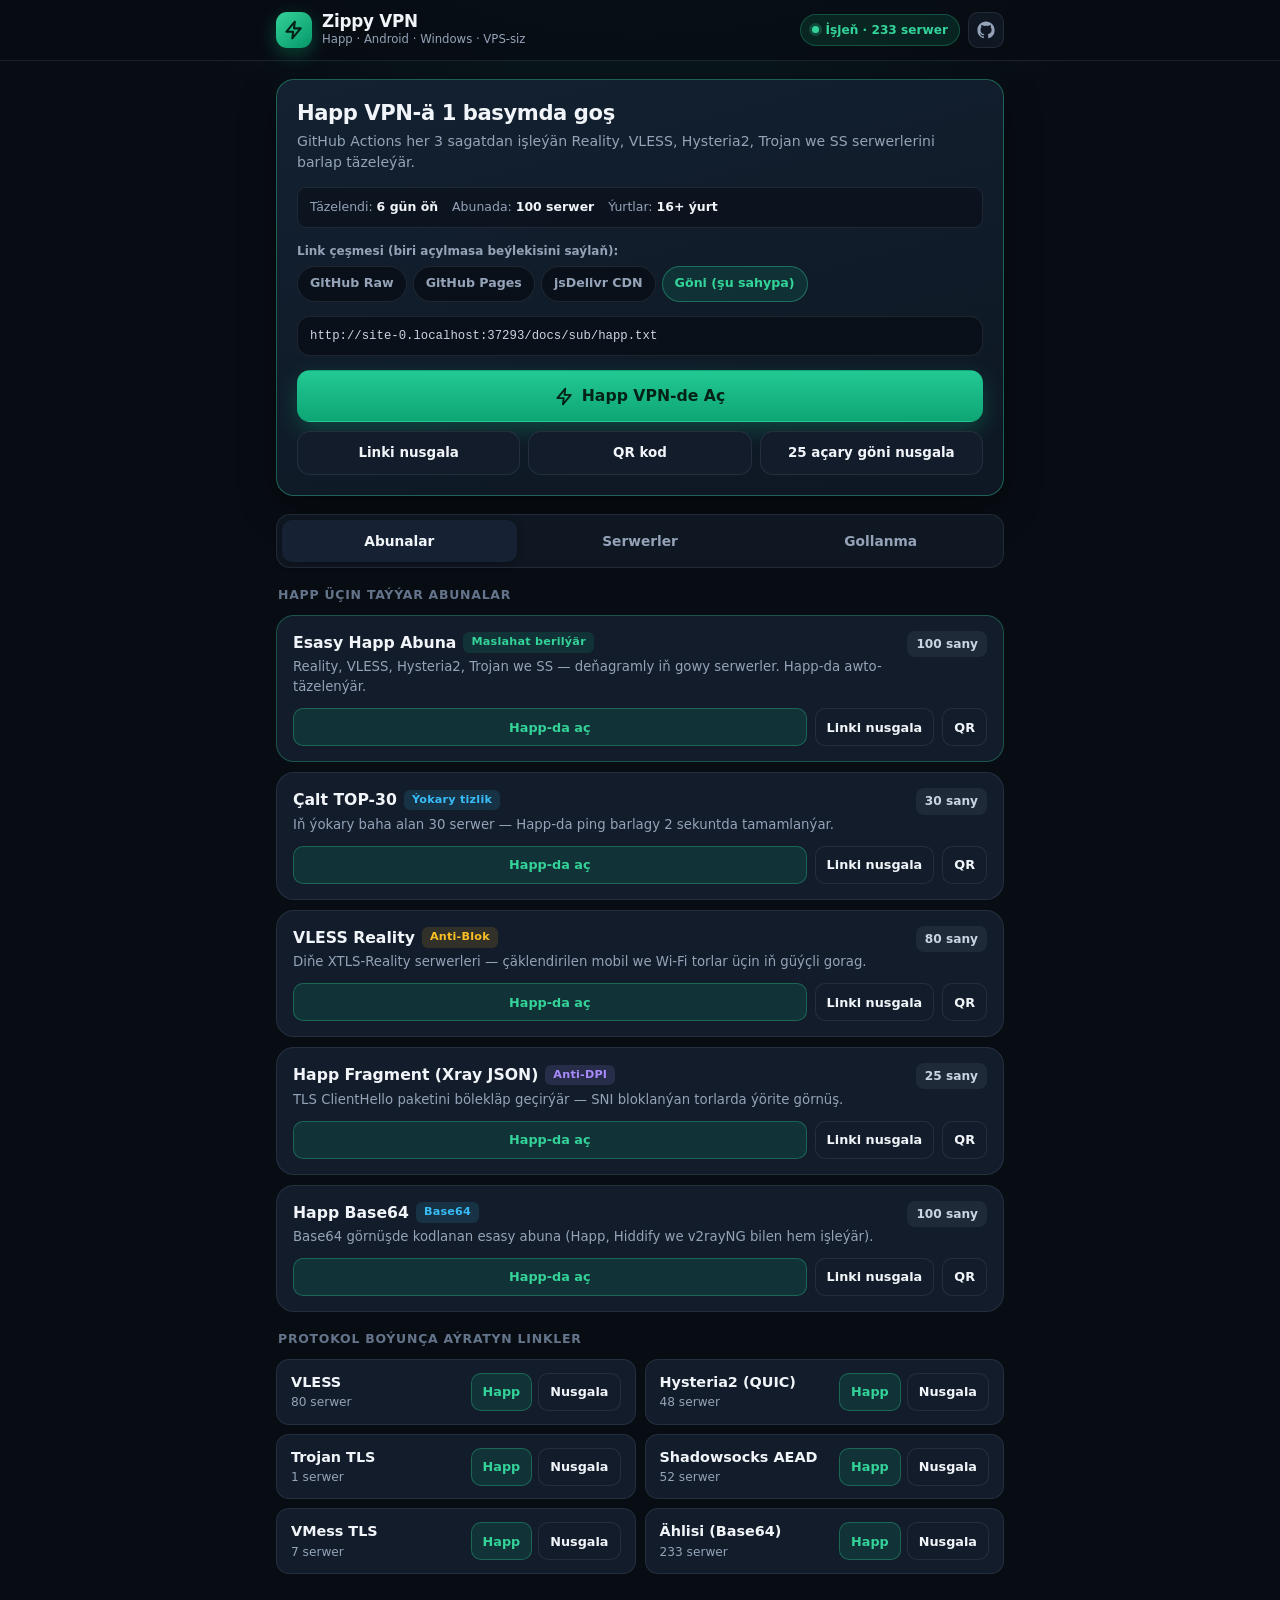
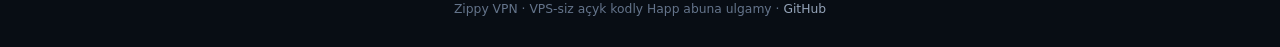
<file: docs/index.html>
<!doctype html>
<html lang="tk">
<head>
  <meta charset="utf-8">
  <meta name="viewport" content="width=device-width, initial-scale=1, viewport-fit=cover">
  <meta name="theme-color" content="#080d14">
  <meta name="description" content="Zippy VPN — VPS-siz GitHub arkaly awtomatiki täzelenýän Happ VPN abunasy (Android we Windows üçin).">
  <title>Zippy VPN — Happ (Android · Windows)</title>
  <link rel="stylesheet" href="./style.css">
</head>
<body>
  <header class="topbar">
    <div class="shell topbar-inner">
      <div class="brand">
        <div class="brand-mark" aria-hidden="true">
          <svg width="20" height="20" viewBox="0 0 24 24" fill="none" stroke="currentColor" stroke-width="2.5" stroke-linecap="round" stroke-linejoin="round">
            <path d="M13 2L3 14h8l-1 8 10-12h-8l1-8z"/>
          </svg>
        </div>
        <div>
          <div class="brand-title">Zippy VPN</div>
          <div class="brand-sub">Happ · Android · Windows · VPS-siz</div>
        </div>
      </div>
      <div class="topbar-right">
        <span class="status-pill" id="statusPill">
          <span class="status-dot"></span>
          <span id="statusText">Ýüklenýär...</span>
        </span>
        <a class="icon-link" id="repoLink" href="https://github.com/redmirobot01-byte/Zippy" target="_blank" rel="noopener noreferrer" aria-label="GitHub repozitoriýasy" title="GitHub">
          <svg width="18" height="18" viewBox="0 0 24 24" fill="currentColor" aria-hidden="true">
            <path d="M12 .5C5.65.5.5 5.65.5 12a11.5 11.5 0 007.86 10.92c.58.1.79-.25.79-.56v-2c-3.2.7-3.87-1.38-3.87-1.38-.52-1.33-1.28-1.68-1.28-1.68-1.05-.72.08-.7.08-.7 1.16.08 1.77 1.2 1.77 1.2 1.03 1.76 2.7 1.25 3.36.96.1-.75.4-1.25.73-1.54-2.55-.29-5.24-1.28-5.24-5.68 0-1.26.45-2.28 1.19-3.09-.12-.29-.52-1.46.11-3.05 0 0 .97-.31 3.18 1.18a11.1 11.1 0 015.8 0c2.2-1.49 3.17-1.18 3.17-1.18.63 1.59.23 2.76.12 3.05.74.81 1.18 1.83 1.18 3.09 0 4.41-2.69 5.38-5.25 5.67.41.36.78 1.06.78 2.14v3.17c0 .31.21.67.8.56A11.5 11.5 0 0023.5 12C23.5 5.65 18.35.5 12 .5z"/>
          </svg>
        </a>
      </div>
    </div>
  </header>

  <main class="shell">
    <!-- Primary Happ Import Card -->
    <section class="hero" aria-labelledby="heroTitle">
      <div class="hero-head">
        <div>
          <h1 id="heroTitle">Happ VPN-ä 1 basymda goş</h1>
          <p class="hero-desc">GitHub Actions her 3 sagatdan işleýän Reality, VLESS, Hysteria2, Trojan we SS serwerlerini barlap täzeleýär.</p>
        </div>
      </div>

      <div class="meta-strip" id="metaStrip">
        <span>Täzelendi: <strong id="updatedAt">—</strong></span>
        <span>Abunada: <strong id="mainCount">—</strong></span>
        <span>Ýurtlar: <strong id="countryCount">—</strong></span>
      </div>

      <div class="mirror-bar">
        <span class="mirror-label">Link çeşmesi (biri açylmasa beýlekisini saýlaň):</span>
        <div class="mirror-pills" id="mirrorPills" role="radiogroup" aria-label="Link çeşmesi"></div>
      </div>

      <div class="url-box">
        <code class="url-text" id="primaryUrl">https://raw.githubusercontent.com/redmirobot01-byte/Zippy/main/sub/happ.txt</code>
      </div>

      <a class="btn btn-primary" id="openHappPrimary" href="happ://add/https://raw.githubusercontent.com/redmirobot01-byte/Zippy/main/sub/happ.txt">
        <svg width="19" height="19" viewBox="0 0 24 24" fill="none" stroke="currentColor" stroke-width="2.4" stroke-linecap="round" stroke-linejoin="round" aria-hidden="true">
          <path d="M13 2L3 14h8l-1 8 10-12h-8l1-8z"/>
        </svg>
        <span>Happ VPN-de Aç</span>
      </a>

      <div class="hero-actions-sub">
        <button type="button" class="btn btn-secondary" id="copyPrimaryBtn">Linki nusgala</button>
        <button type="button" class="btn btn-secondary" id="qrPrimaryBtn">QR kod</button>
        <button type="button" class="btn btn-secondary span-mobile" id="copyKeysBtn">25 açary göni nusgala</button>
      </div>
    </section>

    <!-- Navigation Tabs -->
    <nav class="tabs" role="tablist" aria-label="Bölümler">
      <button type="button" class="tab-btn active" role="tab" aria-selected="true" aria-controls="panel-subs" data-tab="subs">Abunalar</button>
      <button type="button" class="tab-btn" role="tab" aria-selected="false" aria-controls="panel-servers" data-tab="servers">Serwerler</button>
      <button type="button" class="tab-btn" role="tab" aria-selected="false" aria-controls="panel-guide" data-tab="guide">Gollanma</button>
    </nav>

    <!-- TAB 1: Subscriptions -->
    <section class="tab-panel active" id="panel-subs" role="tabpanel">
      <div class="section-label">Happ üçin taýýar abunalar</div>
      <div class="sub-list" id="mainSubsList"></div>

      <div class="section-label">Protokol boýunça aýratyn linkler</div>
      <div class="proto-grid" id="protoGrid"></div>
    </section>

    <!-- TAB 2: Individual Servers -->
    <section class="tab-panel" id="panel-servers" role="tabpanel">
      <div class="filter-group">
        <span class="mirror-label">Protokol:</span>
        <div class="mirror-pills" id="protoFilterPills"></div>
      </div>
      <div class="filter-group">
        <span class="mirror-label">Ýurt:</span>
        <div class="mirror-pills" id="countryFilterPills"></div>
      </div>

      <div class="servers-toolbar">
        <span class="servers-count" id="filteredCount">0 serwer</span>
        <button type="button" class="btn btn-secondary btn-sm" id="copyFilteredBtn">Sanawy nusgala</button>
      </div>

      <div class="node-list" id="nodeList"></div>
    </section>

    <!-- TAB 3: Android + Happ Guide -->
    <section class="tab-panel" id="panel-guide" role="tabpanel">
      <div class="guide-card">
        <h2>Android-da Happ VPN bilen nädip ulanmaly?</h2>
        <ol class="steps">
          <li>
            <span class="step-num">1</span>
            <div>Ýokardaky ýaşyl <strong>«Happ VPN-de Aç»</strong> düwmesine basyň — Happ özi açylyp, <strong>Zippy VPN</strong> abunasyny awtomatiki goşar.</div>
          </li>
          <li>
            <span class="step-num">2</span>
            <div>Eger brauzer programmany göni açmasa, <strong>«Linki nusgala»</strong> (ýa-da <strong>«25 açary göni nusgala»</strong>) basyň → Happ-a giriň → sag ýokarky <strong>«+»</strong> → <strong>«Buferden goş / Import from clipboard»</strong> basyň.</div>
          </li>
          <li>
            <span class="step-num">3</span>
            <div>Happ-da serwer sanawynyň ýokarsyndaky <strong>ping (barlag)</strong> belgisine basyň we iň pes <span class="inline-code">ms</span> görkezýän serweri saýlaň (Germaniýa, Niderlandlar, Finlýandiýa, Polşa adatça iň çalt işleýär).</div>
          </li>
          <li>
            <span class="step-num">4</span>
            <div>Merkezdäki uly birikdiriş düwmesine basyň. Abuna her <strong>3 sagatdan</strong> GitHub-dan täze serwerleri awtomatiki alýar.</div>
          </li>
        </ol>
      </div>

      <div class="guide-card" id="windowsGuide">
        <h2>💻 Kompýuterde (Windows): Happ + Zippy</h2>
        <ol class="steps">
          <li>
            <span class="step-num">1</span>
            <div>Happ-yň Windows gurnama faýlyny ýükläň: adaty (Intel/AMD) kompýuter üçin <span class="inline-code">setup-Happ.x64.exe</span> (~120 MB), ARM noutbuk üçin <span class="inline-code">setup-Happ.arm64.exe</span> (~88 MB).</div>
          </li>
          <li>
            <span class="step-num">2</span>
            <div>Faýly işlediň we gurnaň. «Windows protected your PC» ýazgysy çyksa — <strong>More info</strong> → <strong>Run anyway</strong> (faýl resmi GitHub çeşmesinden bolsa howpsuz).</div>
          </li>
          <li>
            <span class="step-num">3</span>
            <div>Zippy abuna linkini nusgalap, Happ-da sag ýokarky <strong>«+»</strong> → <strong>Import from clipboard</strong> basyň.</div>
          </li>
          <li>
            <span class="step-num">4</span>
            <div>Ping barlagyny geçiriň, iň pes <span class="inline-code">ms</span>-li serweri saýlaň we birikdiriň. Brauzer hem VPN-dan geçsin diýseňiz, sazlamalarda <strong>TUN mode</strong>-y açyň.</div>
          </li>
        </ol>
        <div class="guide-links">
          <a class="btn btn-primary btn-sm" href="https://github.com/Happ-proxy/happ-desktop/releases/latest/download/setup-Happ.x64.exe" rel="noopener noreferrer">Happ x64 (.exe) ýükle</a>
          <a class="btn btn-secondary btn-sm" href="https://github.com/Happ-proxy/happ-desktop/releases/latest/download/setup-Happ.arm64.exe" rel="noopener noreferrer">Happ ARM64 (.exe) ýükle</a>
          <a class="btn btn-secondary btn-sm" href="https://github.com/Happ-proxy/happ-desktop/releases/latest" target="_blank" rel="noopener noreferrer">Ähli wersiýalar (GitHub)</a>
        </div>
      </div>

      <div class="guide-card" id="desktopFix">
        <h2>🛠️ VPN-dan soň brauzer / internet işlemeýän bolsa</h2>
        <ul class="tip-list">
          <li><strong>Proxy galyndysy (köplenç sebäp şu):</strong> <span class="inline-code">Win + R</span> → <span class="inline-code">inetcpl.cpl</span> → <em>Connections</em> → <em>LAN settings</em> → «Use a proxy server for your LAN» tikini aýyryň → <strong>OK</strong>. Soňra Chrome-y doly ýapyp täzeden açyň.</li>
          <li><strong>TUN galyndysy:</strong> <span class="inline-code">Win + R</span> → <span class="inline-code">ncpa.cpl</span> → «Happ» / «wintun» atly adapteri tapyp, sag düwme → <em>Disable</em>; ýa-da <em>Device Manager</em> → <em>Network adapters</em> bölüminden aýyryň.</li>
          <li><strong>Tory arassalamak:</strong> Administrator hökmünde CMD açyň we <span class="inline-code">netsh winsock reset</span>, <span class="inline-code">ipconfig /flushdns</span> ýerine ýetiriň, soňra kompýuteri täzeden açyň.</li>
          <li><strong>Chrome-y dikeltmek:</strong> <span class="inline-code">chrome://settings/reset</span> → «Restore settings to their original defaults»; <span class="inline-code">chrome://extensions</span> bölüminde nätanyş goşundylary öçüriň.</li>
          <li><strong>Ýükleme işlemeýän bolsa:</strong> şol bir salgyny <strong>Microsoft Edge</strong>-den açyp görüň (ol Windows-da öňünden bar) ýa-da telefonyňyzyň internet paýlaşmasyny (hotspot) ulanyň.</li>
          <li><strong>Ähli brauzer birwagtda işlemeýär, Wi-Fi bolsa işleýär?</strong> Bu Windows-yň ulgam proksisi / DNS-i ýa-da galan VPN adapteri — brauzerleriň ählisi şol bir ulgam sazlamasyny ulanýar. Aşakdaky awtomatik bejergi faýlyny Administrator hökmünde işlediň.</li>
        </ul>
        <div class="guide-links">
          <a class="btn btn-primary btn-sm" href="https://github.com/redmirobot01-byte/Zippy/raw/main/tools/fix-windows-browser.bat" rel="noopener noreferrer">fix-windows-browser.bat ýükle</a>
          <a class="btn btn-secondary btn-sm" href="https://github.com/redmirobot01-byte/Zippy/raw/main/tools/install-chrome.bat" rel="noopener noreferrer">install-chrome.bat ýükle</a>
          <a class="btn btn-secondary btn-sm" href="https://github.com/redmirobot01-byte/Zippy/blob/main/tools/fix-windows-browser.bat" target="_blank" rel="noopener noreferrer">Kody gör (GitHub)</a>
        </div>
      </div>

      <div class="guide-card" id="ruTerms">
        <h2>🇷🇺 Windows rusça ýazylan — nirede näme basmaly</h2>
        <p class="hero-desc" style="margin:0 0 6px;">Windows-yň dili rusça bolsa, aşakdaky rusça atlaryň üstünden basyň. Menýu atlary Windows 10/11 üçin.</p>
        <table class="ru-table">
          <thead>
            <tr><th>Rusça</th><th>Türkmençe / manysy</th></tr>
          </thead>
          <tbody>
            <tr><td>Параметры сети и Интернет</td><td>Tor we internet sazlamalary (Settings → Network &amp; Internet)</td></tr>
            <tr><td>Прокси</td><td>Proksi — «Использовать прокси-сервер» tikini aýyryň</td></tr>
            <tr><td>Автоматическое определение параметров</td><td>Awtomatik sazlama kesgitlemesi — AÇYK bolsun</td></tr>
            <tr><td>Состояние</td><td>Ýagdaý — «Диагностика неполадок» şu ýerde</td></tr>
            <tr><td>Сброс сети</td><td>Toryň sazlamalaryny täzeden açmak (Network reset)</td></tr>
            <tr><td>Настройка параметров адаптера</td><td>Adapter sazlamalary (ncpa.cpl) — Happ/wintun şu ýerde</td></tr>
            <tr><td>DNS-сервер: Автоматически (DHCP)</td><td>DNS awtomatik bolmaly</td></tr>
            <tr><td>Дата и время → Синхронизировать сейчас</td><td>Sagat-senäni häzir sinhronlaň</td></tr>
          </tbody>
        </table>
        <p class="hero-desc" style="margin:10px 0 0;">«Диагностика неполадок» köplenç «Прокси-сервер недоступен» / «DNS-сервер не отвечает» diýip görkezýär — şol bölekde aşakdaky bejergi faýlyny Administrator hökmünde işlediň.</p>
      </div>

      <div class="guide-card">
        <h2>Güýçli bloklamada maslahatlar</h2>
        <ul class="tip-list">
          <li><strong>VLESS Reality</strong> we <strong>Hysteria2</strong> protokollary çäklendirilen mobil we Wi-Fi torlarda iň durnukly işleýär — <em>Abunalar</em> bölüminden aýratyn goşup bilersiňiz.</li>
          <li><strong>Happ Fragment (Anti-DPI):</strong> SNI bloklanýan bolsa, <span class="inline-code">happ-fragment.json</span> abunasyny Happ-a goşuň — ol TLS paketini bölekläp geçirýär.</li>
          <li><strong>Link täzelenmese:</strong> Ýokardaky çeşmäni <strong>GitHub Pages</strong> ýa-da <strong>jsDelivr CDN</strong> aýnasyna geçiriň, ýa-da <strong>Happ Base64</strong> linkini ulanyň.</li>
          <li><strong>Şahsy açar goşmak:</strong> Öz tapan <span class="inline-code">vless://</span> ýa-da <span class="inline-code">trojan://</span> açaryňyzy repozitoriýadaky <span class="inline-code">config/custom_nodes.txt</span> faýlyna ýazsaňyz, ol abunanyň iň başyna goşulýar.</li>
        </ul>

        <div class="guide-links">
          <a class="btn btn-accent-outline btn-sm" id="actionsRunLink" href="https://github.com/redmirobot01-byte/Zippy/actions" target="_blank" rel="noopener noreferrer">Serwerleri häzir täzele (GitHub Actions)</a>
          <a class="btn btn-secondary btn-sm" id="customNodesLink" href="https://github.com/redmirobot01-byte/Zippy/edit/main/config/custom_nodes.txt" target="_blank" rel="noopener noreferrer">Şahsy açar goş</a>
          <a class="btn btn-secondary btn-sm" href="https://play.google.com/store/apps/details?id=com.happproxy" target="_blank" rel="noopener noreferrer">Happ (Google Play)</a>
          <a class="btn btn-accent-outline btn-sm" href="https://www.happ.su/" target="_blank" rel="noopener noreferrer">Resmi saýt (happ.su)</a>
          <a class="btn btn-secondary btn-sm" href="https://www.google.com/chrome/" target="_blank" rel="noopener noreferrer">Chrome-y täzeden gurnama</a>
        </div>
      </div>
    </section>

    <footer class="footer">
      Zippy VPN · VPS-siz açyk kodly Happ abuna ulgamy ·
      <a id="footerRepoLink" href="https://github.com/redmirobot01-byte/Zippy" target="_blank" rel="noopener noreferrer">GitHub</a>
    </footer>
  </main>

  <!-- QR Modal -->
  <div class="modal-backdrop" id="qrBackdrop" hidden>
    <div class="modal" role="dialog" aria-modal="true" aria-labelledby="qrTitle">
      <h3 id="qrTitle">QR kod</h3>
      <p class="modal-hint">Happ VPN → «+» → QR kod skanirle</p>
      <div class="qr-frame" id="qrFrame"></div>
      <div class="modal-actions">
        <button type="button" class="btn btn-secondary btn-sm" id="qrCopyBtn">Nusgala</button>
        <button type="button" class="btn btn-accent-outline btn-sm" id="qrCloseBtn">Ýap</button>
      </div>
    </div>
  </div>

  <div class="toast" id="toast" role="status" aria-live="polite"></div>

  <script src="./qr.js"></script>
  <script src="./app.js"></script>
</body>
</html>
</file>
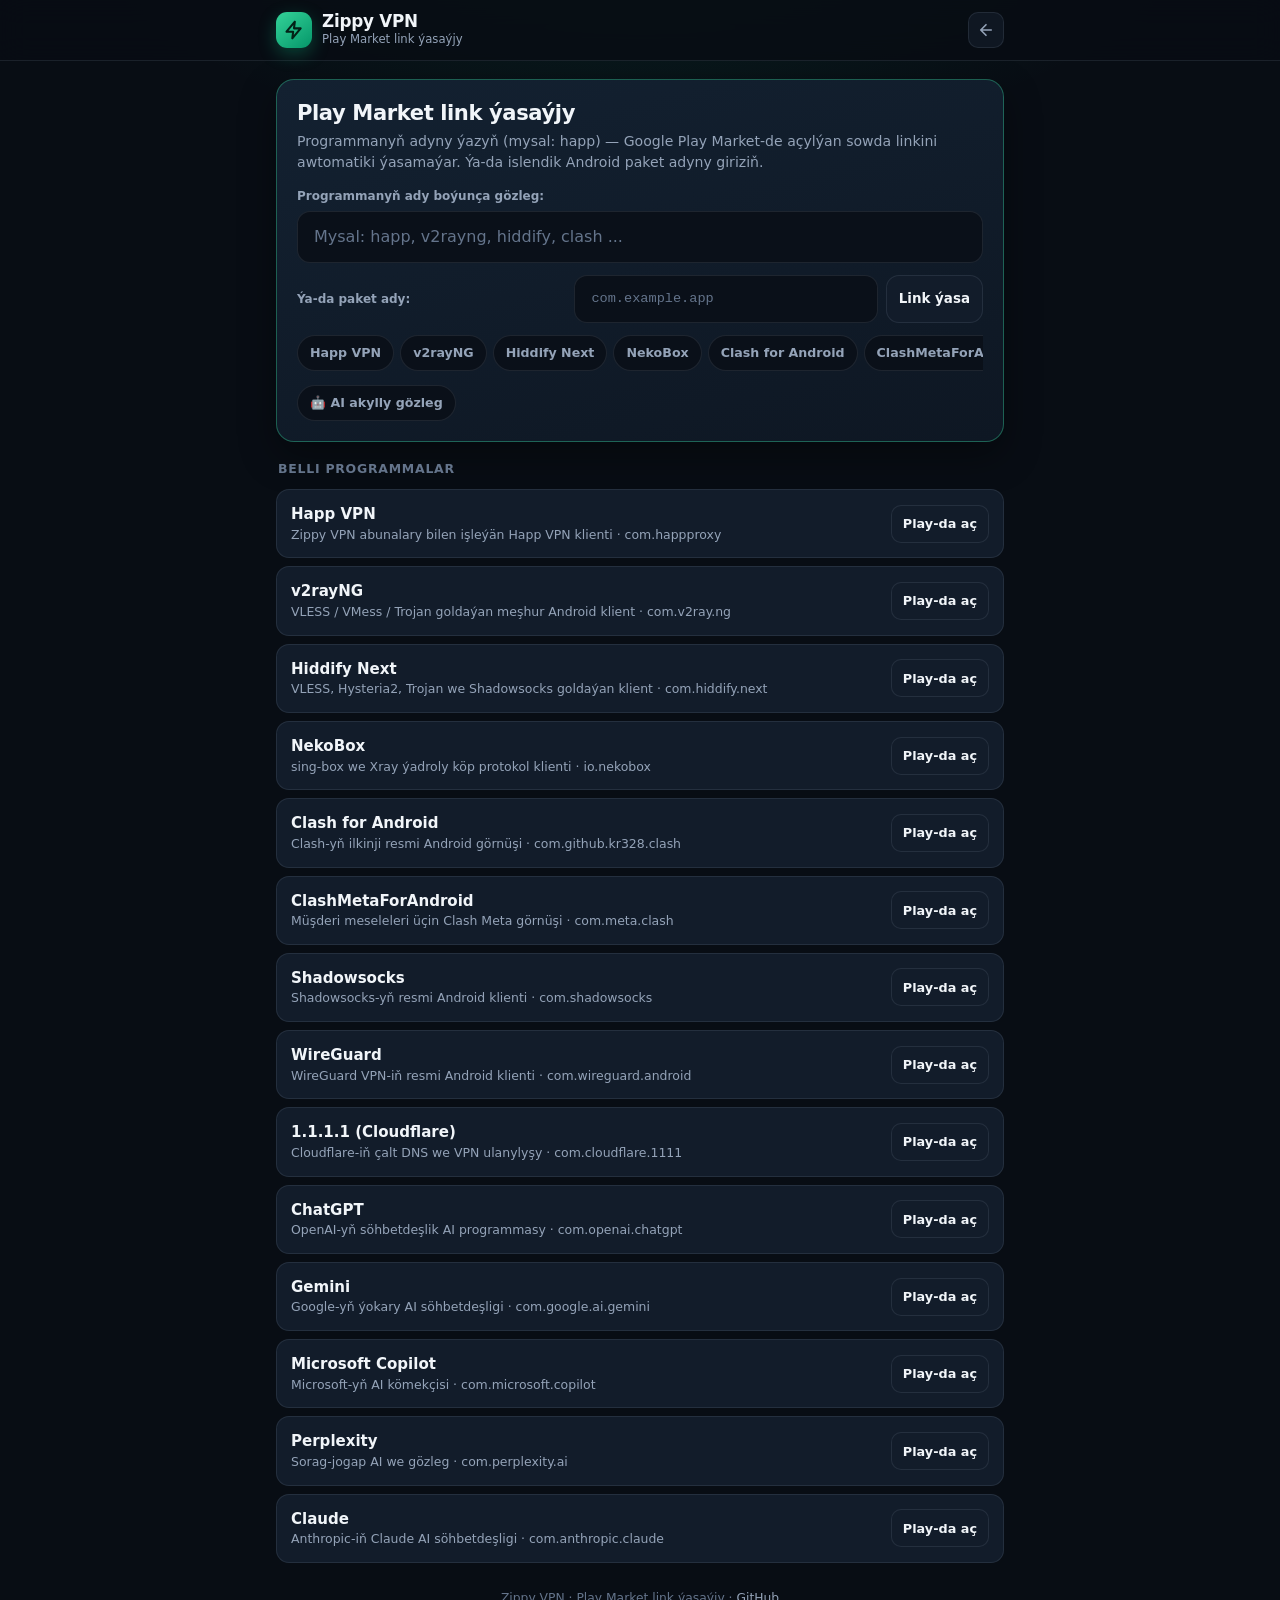
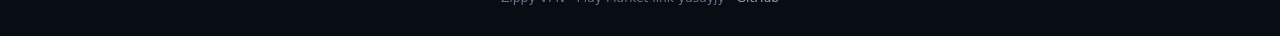
<file: docs/playmarket.html>
<!doctype html>
<html lang="tk">
<head>
  <meta charset="utf-8">
  <meta name="viewport" content="width=device-width, initial-scale=1, viewport-fit=cover">
  <meta name="theme-color" content="#080d14">
  <meta name="description" content="Zippy VPN — Play Market (Google Play) programma link ýasaýjy. Programmanyň adyndan ýa-da paket adyndan Play sowda linkini ýasamaýar.">
  <title>Play Market Link — Zippy VPN</title>
  <link rel="stylesheet" href="./style.css">
  <style>
    /* Play Market sahypasy üçin ýörite üýtgeşmeler (esas panele täsirsiz) */
    .pm-input {
      width: 100%;
      min-height: 52px;
      padding: 13px 16px;
      font: inherit;
      font-size: 1rem;
      color: var(--text);
      background: var(--bg-input);
      border: 1px solid var(--border);
      border-radius: var(--radius-md);
      outline: none;
      transition: border-color 0.15s ease;
    }
    .pm-input:focus {
      border-color: var(--border-strong);
    }
    .pm-input::placeholder {
      color: var(--text-dim);
    }
    .pm-row {
      display: flex;
      gap: 8px;
      margin-top: 12px;
    }
    .pm-row .pm-input {
      flex: 1;
      min-width: 0;
      min-height: 46px;
      font-size: 0.85rem;
      font-family: var(--font-mono);
    }
    .pm-row .btn {
      min-height: 46px;
      white-space: nowrap;
    }
    .pm-ai-settings {
      margin-top: 10px;
      padding: 12px;
      border: 1px dashed var(--border);
      border-radius: var(--radius-md);
      background: rgba(56, 189, 248, 0.05);
    }
    .pm-ai-settings[hidden] {
      display: none;
    }
    .pm-result[hidden] {
      display: none;
    }
    .pm-meta {
      display: flex;
      align-items: center;
      justify-content: space-between;
      gap: 10px;
      margin-bottom: 8px;
    }
    .pm-app-name {
      font-weight: 780;
      font-size: 1rem;
    }
    .pm-package {
      font-family: var(--font-mono);
      font-size: 0.77rem;
      color: var(--text-muted);
    }
    .pm-actions {
      display: flex;
      flex-wrap: wrap;
      gap: 8px;
      margin-top: 10px;
    }
    .pm-actions .btn {
      min-height: 44px;
    }
    .pm-error {
      margin-top: 12px;
      padding: 10px 14px;
      border-radius: var(--radius-md);
      border: 1px solid rgba(248, 113, 113, 0.35);
      background: rgba(248, 113, 113, 0.1);
      color: #fca5a5;
      font-size: 0.85rem;
    }
    .pm-error[hidden] {
      display: none;
    }
    .app-row {
      display: flex;
      align-items: center;
      gap: 12px;
      padding: 13px 14px;
      border: 1px solid var(--border);
      border-radius: var(--radius-md);
      background: var(--bg-card);
      margin-bottom: 8px;
      transition: border-color 0.15s ease;
    }
    .app-row:hover {
      border-color: var(--border-strong);
    }
    .app-row-main {
      min-width: 0;
      flex: 1;
    }
    .app-row-name {
      font-weight: 700;
      font-size: 0.94rem;
    }
    .app-row-note {
      font-size: 0.78rem;
      color: var(--text-muted);
      overflow: hidden;
      text-overflow: ellipsis;
      white-space: nowrap;
    }
  </style>
</head>
<body>
  <header class="topbar">
    <div class="shell topbar-inner">
      <div class="brand">
        <div class="brand-mark" aria-hidden="true">
          <svg width="20" height="20" viewBox="0 0 24 24" fill="none" stroke="currentColor" stroke-width="2.5" stroke-linecap="round" stroke-linejoin="round">
            <path d="M13 2L3 14h8l-1 8 10-12h-8l1-8z"/>
          </svg>
        </div>
        <div>
          <div class="brand-title">Zippy VPN</div>
          <div class="brand-sub">Play Market link ýasaýjy</div>
        </div>
      </div>
      <a class="icon-link" href="./index.html" aria-label="Esasy panel" title="Esasy panel">
        <svg width="18" height="18" viewBox="0 0 24 24" fill="none" stroke="currentColor" stroke-width="2.2" stroke-linecap="round" stroke-linejoin="round" aria-hidden="true">
          <path d="M19 12H5M12 19l-7-7 7-7"/>
        </svg>
      </a>
    </div>
  </header>

  <main class="shell">
    <section class="hero" aria-labelledby="pmTitle">
      <div class="hero-head">
        <div>
          <h1 id="pmTitle">Play Market link ýasaýjy</h1>
          <p class="hero-desc">Programmanyň adyny ýazyň (mysal: happ) — Google Play Market-de açylýan sowda linkini awtomatiki ýasamaýar. Ýa-da islendik Android paket adyny giriziň.</p>
        </div>
      </div>

      <label class="mirror-label" for="pmSearch">Programmanyň ady boýunça gözleg:</label>
      <input class="pm-input" id="pmSearch" type="search" autocomplete="off"
             placeholder="Mysal: happ, v2rayng, hiddify, clash ...">

      <div class="pm-row">
        <label class="mirror-label" for="pmPackage" style="align-self: center; margin: 0; flex: 1;">Ýa-da paket ady:</label>
        <input class="pm-input" id="pmPackage" type="text" autocomplete="off"
               placeholder="com.example.app" style="margin: 0;">
        <button type="button" class="btn btn-secondary" id="pmPackageBtn">Link ýasa</button>
      </div>

      <div class="mirror-pills" id="pmChips" style="margin-top: 12px;" role="group" aria-label="Mähirli programmalar"></div>

      <div class="pm-row" style="margin-top: 12px; align-items: center;">
        <button type="button" class="pill" id="pmAiToggle" aria-pressed="false" title="Programmanyň adyny AI-a berip, Play Market-däki paket adyny tapdyryp link ýasamaýar">🤖 AI akylly gözleg</button>
      </div>
      <div class="pm-ai-settings" id="pmAiSettings" hidden>
        <label class="mirror-label" for="pmAiKey">API açary (brauzerde galýar, çykarylmaýar):</label>
        <input class="pm-input" id="pmAiKey" type="password" autocomplete="off" placeholder="sk-...">
        <div class="pm-row" style="margin-top: 8px;">
          <input class="pm-input" id="pmAiBase" type="text" value="https://api.openai.com/v1" aria-label="AI ulag salgysy">
          <input class="pm-input" id="pmAiModel" type="text" value="gpt-4o-mini" aria-label="AI model">
        </div>
        <p style="margin: 8px 0 0; font-size: 0.75rem; color: var(--text-dim);">
          Açar OpenAI-de çalşyp bolýar: ulag salgysyny (OpenRouter, Groq, lokal ulag) we modeli üýtgediň. Açar ýokary bolsa,
          ýerli registre düşýär.
        </p>
      </div>

      <div class="pm-result" id="pmResult" hidden style="margin-top: 14px;">
        <div class="pm-meta">
          <div>
            <div class="pm-app-name" id="pmAppName"></div>
            <div class="pm-package" id="pmPackageText"></div>
          </div>
        </div>
        <div class="url-box">
          <code class="url-text" id="pmLink"></code>
        </div>
        <div class="pm-actions">
          <a class="btn btn-primary" id="pmOpen" href="#" target="_blank" rel="noopener noreferrer">
            <svg width="19" height="19" viewBox="0 0 24 24" fill="none" stroke="currentColor" stroke-width="2.4" stroke-linecap="round" stroke-linejoin="round" aria-hidden="true">
              <path d="M18 13v6a2 2 0 01-2 2H5a2 2 0 01-2-2V8a2 2 0 012-2h6"/>
              <polyline points="15 3 21 3 21 9"/>
              <line x1="10" y1="14" x2="21" y2="3"/>
            </svg>
            <span>Play-da aç</span>
          </a>
          <button type="button" class="btn btn-secondary" id="pmCopy">Linki nusgala</button>
        </div>
      </div>

      <div class="pm-error" id="pmError" hidden></div>
    </section>

    <div class="section-label">Belli programmalar</div>
    <div id="pmAppList"></div>

    <footer class="footer">
      Zippy VPN · Play Market link ýasaýjy ·
      <a href="https://github.com/redmirobot01-byte/Zippy" target="_blank" rel="noopener noreferrer">GitHub</a>
    </footer>
  </main>

  <div class="toast" id="toast" role="status" aria-live="polite"></div>

  <script src="./playmarket.js"></script>
</body>
</html>
</file>
<file: docs/style.css>
:root {
  --bg: #080d14;
  --bg-elev: #0f1722;
  --bg-card: #121c2a;
  --bg-card-hover: #162234;
  --bg-input: #0a1019;
  --border: rgba(148, 163, 184, 0.14);
  --border-strong: rgba(52, 211, 153, 0.38);
  --text: #f1f5f9;
  --text-muted: #94a3b8;
  --text-dim: #64748b;
  --accent: #10b981;
  --accent-bright: #34d399;
  --accent-ink: #032217;
  --accent-soft: rgba(16, 185, 129, 0.14);
  --cyan: #38bdf8;
  --cyan-soft: rgba(56, 189, 248, 0.13);
  --amber: #fbbf24;
  --amber-soft: rgba(251, 191, 36, 0.13);
  --violet: #a78bfa;
  --violet-soft: rgba(167, 139, 250, 0.14);
  --radius-lg: 18px;
  --radius-md: 13px;
  --radius-sm: 9px;
  --shadow: 0 14px 36px rgba(0, 0, 0, 0.36);
  --font-sans: system-ui, -apple-system, "Segoe UI", Roboto, "Helvetica Neue", Arial, sans-serif;
  --font-mono: ui-monospace, SFMono-Regular, Menlo, Monaco, Consolas, monospace;
}

*,
*::before,
*::after {
  box-sizing: border-box;
}

html {
  -webkit-text-size-adjust: 100%;
  background: var(--bg);
}

body {
  margin: 0;
  font-family: var(--font-sans);
  background:
    radial-gradient(900px 420px at 50% -120px, rgba(16, 185, 129, 0.16), transparent 65%),
    var(--bg);
  color: var(--text);
  line-height: 1.5;
  min-height: 100dvh;
  padding-bottom: calc(28px + env(safe-area-inset-bottom, 0px));
}

.shell {
  width: 100%;
  max-width: 760px;
  margin: 0 auto;
  padding: 0 16px;
}

/* Header */
.topbar {
  position: sticky;
  top: 0;
  z-index: 30;
  backdrop-filter: blur(14px);
  -webkit-backdrop-filter: blur(14px);
  background: rgba(8, 13, 20, 0.84);
  border-bottom: 1px solid var(--border);
}

.topbar-inner {
  display: flex;
  align-items: center;
  justify-content: space-between;
  gap: 12px;
  height: 60px;
}

.brand {
  display: flex;
  align-items: center;
  gap: 10px;
  min-width: 0;
}

.brand-mark {
  width: 36px;
  height: 36px;
  border-radius: 11px;
  background: linear-gradient(140deg, #34d399, #059669);
  color: var(--accent-ink);
  display: grid;
  place-items: center;
  flex-shrink: 0;
  box-shadow: 0 6px 18px rgba(16, 185, 129, 0.32);
}

.brand-title {
  font-size: 1.05rem;
  font-weight: 750;
  letter-spacing: -0.015em;
  line-height: 1.15;
}

.brand-sub {
  font-size: 0.73rem;
  color: var(--text-muted);
}

.topbar-right {
  display: flex;
  align-items: center;
  gap: 8px;
}

.status-pill {
  display: inline-flex;
  align-items: center;
  gap: 7px;
  padding: 6px 11px;
  border-radius: 999px;
  font-size: 0.76rem;
  font-weight: 600;
  color: var(--accent-bright);
  background: var(--accent-soft);
  border: 1px solid rgba(52, 211, 153, 0.26);
  white-space: nowrap;
}

.status-dot {
  width: 7px;
  height: 7px;
  border-radius: 50%;
  background: var(--accent-bright);
  box-shadow: 0 0 0 3px rgba(52, 211, 153, 0.22);
}

.icon-link {
  width: 36px;
  height: 36px;
  border-radius: 10px;
  border: 1px solid var(--border);
  background: var(--bg-elev);
  color: var(--text-muted);
  display: grid;
  place-items: center;
  text-decoration: none;
  transition: color 0.15s ease, border-color 0.15s ease;
}

.icon-link:hover {
  color: var(--text);
  border-color: rgba(148, 163, 184, 0.32);
}

/* Hero Card */
.hero {
  margin-top: 18px;
  padding: 20px;
  border-radius: var(--radius-lg);
  background: linear-gradient(165deg, #132131 0%, #0e1723 100%);
  border: 1px solid var(--border-strong);
  box-shadow: var(--shadow);
}

.hero-head {
  display: flex;
  align-items: flex-start;
  justify-content: space-between;
  gap: 12px;
  margin-bottom: 14px;
}

.hero h1 {
  margin: 0 0 5px;
  font-size: 1.32rem;
  font-weight: 780;
  letter-spacing: -0.02em;
  line-height: 1.22;
}

.hero-desc {
  margin: 0;
  font-size: 0.88rem;
  color: var(--text-muted);
}

.meta-strip {
  display: flex;
  flex-wrap: wrap;
  gap: 8px 14px;
  font-size: 0.78rem;
  color: var(--text-muted);
  padding: 10px 12px;
  border-radius: var(--radius-sm);
  background: rgba(8, 13, 20, 0.52);
  border: 1px solid var(--border);
  margin-bottom: 14px;
}

.meta-strip strong {
  color: var(--text);
  font-weight: 650;
}

/* Mirror Selector */
.mirror-bar {
  margin-bottom: 12px;
}

.mirror-label {
  display: block;
  font-size: 0.75rem;
  font-weight: 600;
  color: var(--text-muted);
  margin-bottom: 6px;
}

.mirror-pills {
  display: flex;
  gap: 6px;
  overflow-x: auto;
  padding-bottom: 2px;
  scrollbar-width: none;
}

.mirror-pills::-webkit-scrollbar {
  display: none;
}

.pill {
  appearance: none;
  border: 1px solid var(--border);
  background: var(--bg-input);
  color: var(--text-muted);
  font: inherit;
  font-size: 0.79rem;
  font-weight: 600;
  padding: 7px 12px;
  min-height: 36px;
  border-radius: 999px;
  cursor: pointer;
  white-space: nowrap;
  transition: all 0.15s ease;
}

.pill:hover {
  color: var(--text);
  border-color: rgba(148, 163, 184, 0.3);
}

.pill.active {
  background: var(--accent-soft);
  color: var(--accent-bright);
  border-color: var(--border-strong);
}

/* URL Box */
.url-box {
  display: flex;
  align-items: center;
  gap: 8px;
  background: var(--bg-input);
  border: 1px solid var(--border);
  border-radius: var(--radius-md);
  padding: 10px 12px;
  margin-bottom: 14px;
}

.url-text {
  flex: 1;
  min-width: 0;
  font-family: var(--font-mono);
  font-size: 0.77rem;
  color: #cbd5e1;
  overflow: hidden;
  text-overflow: ellipsis;
  white-space: nowrap;
  user-select: all;
}

/* Buttons */
.btn {
  appearance: none;
  border: 1px solid transparent;
  border-radius: var(--radius-md);
  font: inherit;
  font-weight: 680;
  font-size: 0.92rem;
  min-height: 48px;
  padding: 11px 16px;
  display: inline-flex;
  align-items: center;
  justify-content: center;
  gap: 8px;
  cursor: pointer;
  text-decoration: none;
  transition: transform 0.08s ease, background 0.15s ease, border-color 0.15s ease;
  -webkit-tap-highlight-color: transparent;
}

.btn:active {
  transform: scale(0.985);
}

.btn-primary {
  width: 100%;
  min-height: 52px;
  font-size: 0.98rem;
  background: linear-gradient(180deg, #22c993 0%, #0ea574 100%);
  color: var(--accent-ink);
  box-shadow: 0 8px 22px rgba(16, 185, 129, 0.28);
}

.btn-primary:hover {
  background: linear-gradient(180deg, #34d399 0%, #10b981 100%);
}

.btn-secondary {
  background: var(--bg-card);
  color: var(--text);
  border-color: var(--border);
  font-size: 0.84rem;
  min-height: 44px;
  padding: 9px 12px;
}

.btn-secondary:hover {
  background: var(--bg-card-hover);
  border-color: rgba(148, 163, 184, 0.3);
}

.btn-accent-outline {
  background: var(--accent-soft);
  color: var(--accent-bright);
  border-color: rgba(52, 211, 153, 0.32);
  font-size: 0.83rem;
  min-height: 42px;
  padding: 8px 13px;
}

.btn-accent-outline:hover {
  background: rgba(16, 185, 129, 0.22);
}

.btn-sm {
  min-height: 38px;
  padding: 6px 11px;
  font-size: 0.8rem;
  border-radius: 10px;
}

.hero-actions-sub {
  display: grid;
  grid-template-columns: repeat(3, 1fr);
  gap: 8px;
  margin-top: 9px;
}

@media (max-width: 460px) {
  .hero-actions-sub {
    grid-template-columns: 1fr 1fr;
  }
  .hero-actions-sub .span-mobile {
    grid-column: 1 / -1;
  }
}

/* Navigation Tabs */
.tabs {
  display: grid;
  grid-template-columns: repeat(3, 1fr);
  gap: 6px;
  margin: 18px 0 14px;
  padding: 5px;
  background: var(--bg-elev);
  border: 1px solid var(--border);
  border-radius: 14px;
}

.tab-btn {
  appearance: none;
  border: 0;
  background: transparent;
  color: var(--text-muted);
  font: inherit;
  font-size: 0.86rem;
  font-weight: 680;
  min-height: 42px;
  border-radius: 10px;
  cursor: pointer;
  transition: background 0.15s ease, color 0.15s ease;
  -webkit-tap-highlight-color: transparent;
}

.tab-btn.active {
  background: var(--bg-card-hover);
  color: var(--text);
  box-shadow: 0 2px 8px rgba(0, 0, 0, 0.28);
}

.tab-panel {
  display: none;
}

.tab-panel.active {
  display: block;
}

/* Subscription Cards */
.section-label {
  font-size: 0.78rem;
  font-weight: 700;
  text-transform: uppercase;
  letter-spacing: 0.06em;
  color: var(--text-dim);
  margin: 18px 2px 10px;
}

.sub-list {
  display: flex;
  flex-direction: column;
  gap: 10px;
}

.sub-card {
  background: var(--bg-card);
  border: 1px solid var(--border);
  border-radius: var(--radius-lg);
  padding: 15px 16px;
  display: flex;
  flex-direction: column;
  gap: 11px;
}

.sub-card.recommended {
  border-color: rgba(52, 211, 153, 0.3);
}

.sub-top {
  display: flex;
  align-items: flex-start;
  justify-content: space-between;
  gap: 10px;
}

.sub-title-row {
  display: flex;
  align-items: center;
  flex-wrap: wrap;
  gap: 7px;
  margin-bottom: 3px;
}

.sub-title {
  font-size: 0.98rem;
  font-weight: 720;
  color: var(--text);
}

.sub-desc {
  margin: 0;
  font-size: 0.83rem;
  color: var(--text-muted);
}

.count-chip {
  flex-shrink: 0;
  padding: 4px 9px;
  border-radius: 8px;
  font-size: 0.76rem;
  font-weight: 700;
  font-variant-numeric: tabular-nums;
  background: rgba(148, 163, 184, 0.1);
  color: #cbd5e1;
}

.tag {
  display: inline-flex;
  align-items: center;
  padding: 2px 8px;
  border-radius: 6px;
  font-size: 0.7rem;
  font-weight: 720;
  letter-spacing: 0.02em;
}

.tag-green {
  background: var(--accent-soft);
  color: var(--accent-bright);
}

.tag-cyan {
  background: var(--cyan-soft);
  color: var(--cyan);
}

.tag-amber {
  background: var(--amber-soft);
  color: var(--amber);
}

.tag-violet {
  background: var(--violet-soft);
  color: var(--violet);
}

.sub-actions {
  display: flex;
  flex-wrap: wrap;
  gap: 8px;
}

.sub-actions .btn-accent-outline {
  flex: 1 1 135px;
}

/* Compact Protocol Grid */
.proto-grid {
  display: grid;
  grid-template-columns: repeat(2, 1fr);
  gap: 9px;
}

@media (max-width: 500px) {
  .proto-grid {
    grid-template-columns: 1fr;
  }
}

.proto-item {
  background: var(--bg-card);
  border: 1px solid var(--border);
  border-radius: var(--radius-md);
  padding: 12px 14px;
  display: flex;
  align-items: center;
  justify-content: space-between;
  gap: 10px;
}

.proto-name {
  font-weight: 700;
  font-size: 0.9rem;
}

.proto-meta {
  font-size: 0.76rem;
  color: var(--text-muted);
  font-variant-numeric: tabular-nums;
}

.proto-btns {
  display: flex;
  gap: 6px;
}

/* Servers Tab */
.filter-group {
  margin-bottom: 10px;
}

.servers-toolbar {
  display: flex;
  align-items: center;
  justify-content: space-between;
  gap: 10px;
  margin: 12px 0;
}

.servers-count {
  font-size: 0.82rem;
  color: var(--text-muted);
  font-variant-numeric: tabular-nums;
}

.node-list {
  display: flex;
  flex-direction: column;
  gap: 8px;
}

.node-row {
  background: var(--bg-card);
  border: 1px solid var(--border);
  border-radius: var(--radius-md);
  padding: 12px 13px;
  display: flex;
  align-items: center;
  justify-content: space-between;
  gap: 10px;
}

@media (max-width: 520px) {
  .node-row {
    flex-direction: column;
    align-items: stretch;
  }
  .node-actions {
    justify-content: flex-end;
  }
}

.node-main {
  min-width: 0;
  flex: 1;
}

.node-title {
  display: flex;
  align-items: center;
  flex-wrap: wrap;
  gap: 7px;
  font-weight: 680;
  font-size: 0.9rem;
  margin-bottom: 3px;
}

.node-sub {
  font-family: var(--font-mono);
  font-size: 0.74rem;
  color: var(--text-muted);
  overflow: hidden;
  text-overflow: ellipsis;
  white-space: nowrap;
}

.latency-badge {
  font-family: var(--font-mono);
  font-size: 0.73rem;
  font-weight: 700;
  color: var(--accent-bright);
  background: var(--accent-soft);
  padding: 1px 7px;
  border-radius: 6px;
}

.node-actions {
  display: flex;
  align-items: center;
  gap: 6px;
  flex-shrink: 0;
}

.empty-state {
  text-align: center;
  padding: 32px 16px;
  color: var(--text-muted);
  background: var(--bg-card);
  border: 1px dashed var(--border);
  border-radius: var(--radius-lg);
  font-size: 0.88rem;
}

/* Guide Tab */
.guide-card {
  background: var(--bg-card);
  border: 1px solid var(--border);
  border-radius: var(--radius-lg);
  padding: 18px;
  margin-bottom: 12px;
}

.guide-card h2 {
  margin: 0 0 12px;
  font-size: 1.02rem;
  font-weight: 740;
}

.steps {
  list-style: none;
  padding: 0;
  margin: 0;
  display: flex;
  flex-direction: column;
  gap: 13px;
}

.steps li {
  display: flex;
  gap: 12px;
  align-items: flex-start;
  font-size: 0.88rem;
  color: #dbe4ef;
}

.step-num {
  width: 26px;
  height: 26px;
  border-radius: 8px;
  background: var(--accent-soft);
  border: 1px solid rgba(52, 211, 153, 0.3);
  color: var(--accent-bright);
  font-size: 0.8rem;
  font-weight: 750;
  display: grid;
  place-items: center;
  flex-shrink: 0;
  margin-top: 1px;
}

.steps strong {
  color: var(--text);
}

.tip-list {
  margin: 0;
  padding-left: 18px;
  display: flex;
  flex-direction: column;
  gap: 9px;
  font-size: 0.86rem;
  color: var(--text-muted);
}

.tip-list strong {
  color: var(--text);
}

.guide-links {
  display: flex;
  flex-wrap: wrap;
  gap: 8px;
  margin-top: 14px;
}

.inline-code {
  font-family: var(--font-mono);
  font-size: 0.8em;
  background: var(--bg-input);
  border: 1px solid var(--border);
  padding: 1px 6px;
  border-radius: 5px;
  color: #e2e8f0;
}

/* QR Modal */
.modal-backdrop {
  position: fixed;
  inset: 0;
  z-index: 60;
  background: rgba(3, 7, 13, 0.78);
  backdrop-filter: blur(6px);
  display: grid;
  place-items: center;
  padding: 18px;
}

.modal-backdrop[hidden] {
  display: none;
}

.modal {
  width: 100%;
  max-width: 360px;
  background: var(--bg-card);
  border: 1px solid var(--border);
  border-radius: 20px;
  padding: 20px;
  box-shadow: var(--shadow);
  text-align: center;
}

.modal h3 {
  margin: 0 0 4px;
  font-size: 1.02rem;
}

.modal-hint {
  margin: 0 0 14px;
  font-size: 0.8rem;
  color: var(--text-muted);
}

.qr-frame {
  width: 236px;
  height: 236px;
  margin: 0 auto 14px;
  padding: 10px;
  background: #ffffff;
  border-radius: 14px;
  display: grid;
  place-items: center;
}

.qr-frame svg {
  width: 100%;
  height: 100%;
  display: block;
}

.modal-actions {
  display: flex;
  gap: 8px;
}

.modal-actions .btn {
  flex: 1;
}

/* Toast */
.toast {
  position: fixed;
  left: 50%;
  bottom: calc(20px + env(safe-area-inset-bottom, 0px));
  transform: translateX(-50%) translateY(16px);
  z-index: 80;
  background: #064e3b;
  color: #ecfdf5;
  border: 1px solid rgba(52, 211, 153, 0.45);
  padding: 10px 16px;
  border-radius: 999px;
  font-size: 0.84rem;
  font-weight: 650;
  box-shadow: 0 10px 28px rgba(0, 0, 0, 0.45);
  opacity: 0;
  pointer-events: none;
  transition: opacity 0.18s ease, transform 0.18s ease;
  max-width: calc(100vw - 32px);
  text-align: center;
}

.toast.show {
  opacity: 1;
  transform: translateX(-50%) translateY(0);
}

.footer {
  margin-top: 26px;
  text-align: center;
  font-size: 0.77rem;
  color: var(--text-dim);
}

.footer a {
  color: var(--text-muted);
  text-decoration: none;
}

.footer a:hover {
  color: var(--text);
}

/* RU ↔ TK terminologiýa tablisasy */
.ru-table {
  width: 100%;
  border-collapse: collapse;
  font-size: 0.84rem;
  margin: 10px 0 4px;
}

.ru-table th,
.ru-table td {
  text-align: left;
  padding: 7px 9px;
  border-bottom: 1px solid var(--border);
  vertical-align: top;
}

.ru-table th {
  color: var(--text-dim);
  font-weight: 650;
  font-size: 0.76rem;
  text-transform: uppercase;
  letter-spacing: 0.04em;
}

.ru-table td:first-child {
  color: var(--amber);
  font-family: var(--font-mono);
  font-size: 0.8rem;
  white-space: nowrap;
}

.ru-table td:last-child {
  color: var(--text-muted);
}
</file>
